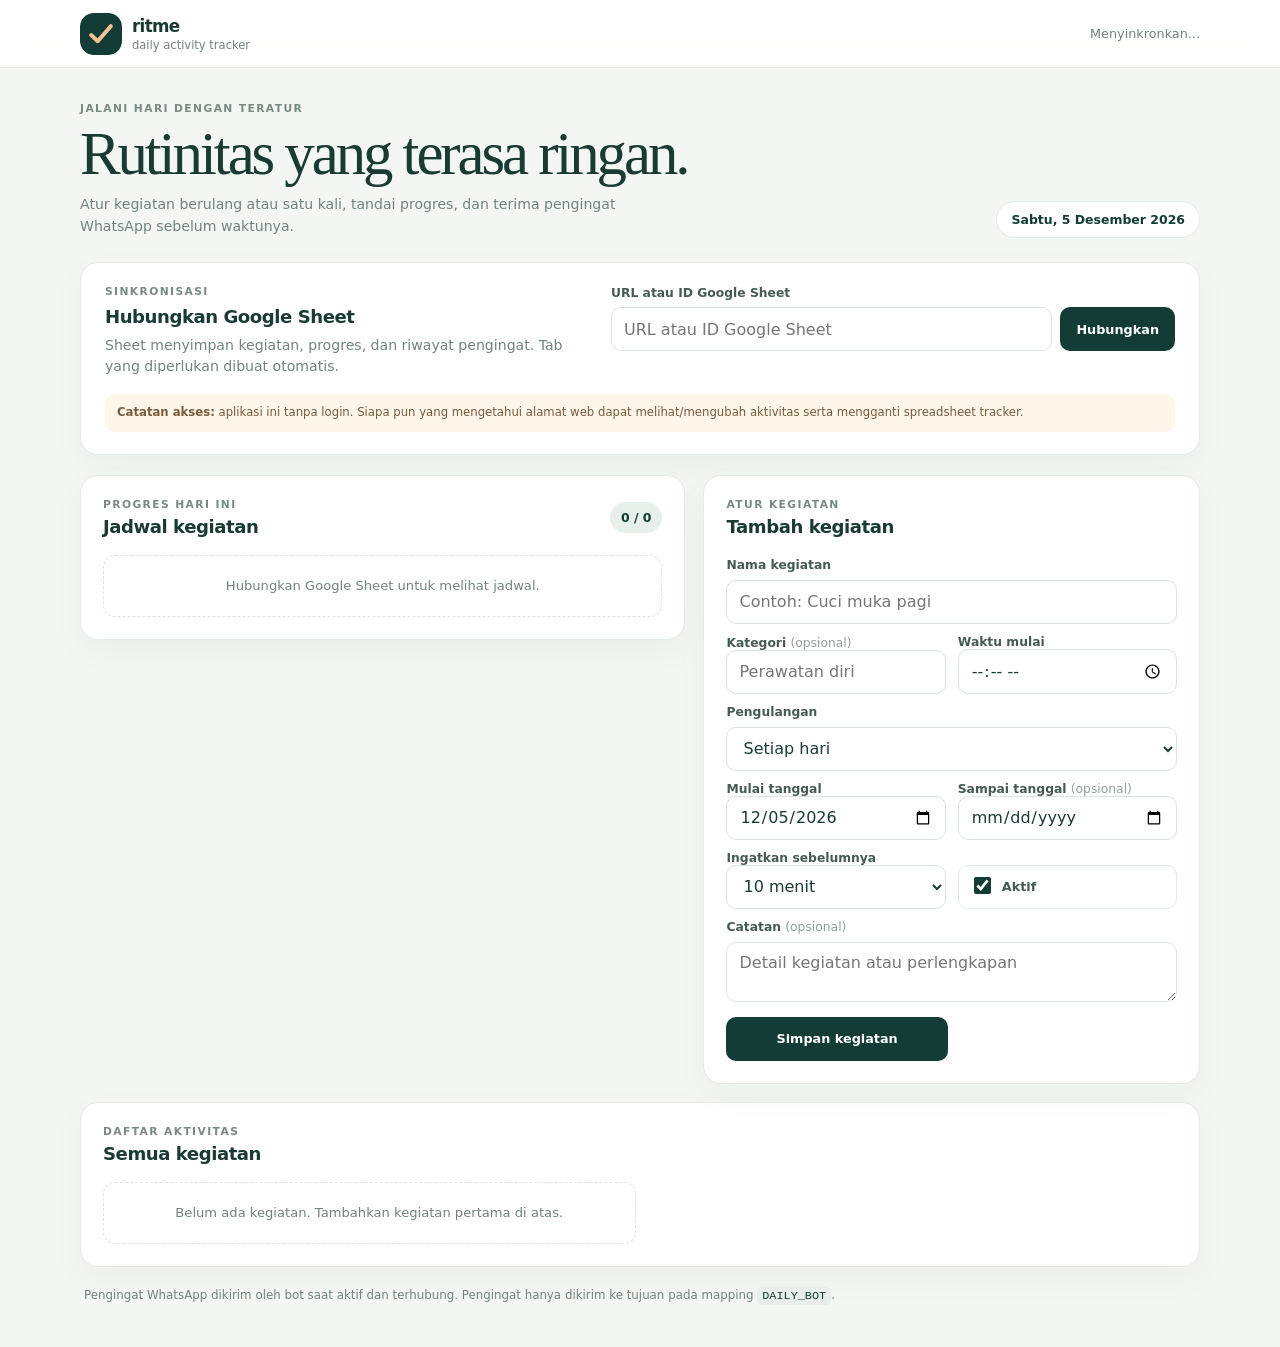
<file: daily_activity/index.html>
<!doctype html>
<html lang="id">
  <head>
    <meta charset="utf-8">
    <meta name="viewport" content="width=device-width, initial-scale=1">
    <meta name="theme-color" content="#123c35">
    <meta name="description" content="Atur rutinitas dan pengingat kegiatan harian melalui WhatsApp.">
    <meta name="referrer" content="no-referrer">
    <title>Ritme | Daily Activity</title>
    <link rel="manifest" href="./manifest.webmanifest">
    <link rel="icon" href="./icon.svg" type="image/svg+xml">
    <link rel="stylesheet" href="./styles.css?v=1">
  </head>
  <body>
    <header class="topbar">
      <a class="brand" href="./" aria-label="Ritme, beranda">
        <img src="./icon.svg" alt="" width="42" height="42">
        <span><strong>ritme</strong><small>daily activity tracker</small></span>
      </a>
      <span id="sync-label" class="sync-label">Belum tersinkron</span>
    </header>

    <main class="shell">
      <section class="intro">
        <div>
          <p class="eyebrow">JALANI HARI DENGAN TERATUR</p>
          <h1>Rutinitas yang terasa ringan.</h1>
          <p class="intro-copy">Atur kegiatan berulang atau satu kali, tandai progres, dan terima pengingat WhatsApp sebelum waktunya.</p>
        </div>
        <div class="date-pill" id="today-label"></div>
      </section>

      <section id="connection-card" class="panel connection-card">
        <div>
          <p class="eyebrow">SINKRONISASI</p>
          <h2>Hubungkan Google Sheet</h2>
          <p class="subtle">Sheet menyimpan kegiatan, progres, dan riwayat pengingat. Tab yang diperlukan dibuat otomatis.</p>
        </div>
        <form id="sheet-form" class="sheet-form">
          <label for="sheet-input">URL atau ID Google Sheet</label>
          <div class="input-row">
            <input id="sheet-input" name="sheet" type="text" inputmode="url" placeholder="URL atau ID Google Sheet" required>
            <button class="button button-dark" type="submit">Hubungkan</button>
          </div>
          <p id="sheet-name" class="sheet-status"></p>
        </form>
        <p class="public-note"><strong>Catatan akses:</strong> aplikasi ini tanpa login. Siapa pun yang mengetahui alamat web dapat melihat/mengubah aktivitas serta mengganti spreadsheet tracker.</p>
      </section>

      <div id="app-message" class="app-message" role="status" aria-live="polite"></div>

      <section class="dashboard-grid">
        <section class="panel today-panel" aria-labelledby="today-title">
          <div class="section-heading">
            <div>
              <p class="eyebrow">PROGRES HARI INI</p>
              <h2 id="today-title">Jadwal kegiatan</h2>
            </div>
            <span id="progress-count" class="progress-count">0 / 0</span>
          </div>
          <div id="today-list" class="activity-list">
            <div class="empty-state">Hubungkan Google Sheet untuk melihat jadwal.</div>
          </div>
        </section>

        <section class="panel form-panel" aria-labelledby="form-title">
          <div class="section-heading">
            <div>
              <p class="eyebrow">ATUR KEGIATAN</p>
              <h2 id="form-title">Tambah kegiatan</h2>
            </div>
          </div>
          <form id="activity-form" class="activity-form">
            <input id="activity-id" type="hidden">
            <label for="title-input">Nama kegiatan</label>
            <input id="title-input" name="title" maxlength="100" placeholder="Contoh: Cuci muka pagi" required>

            <div class="two-columns">
              <div>
                <label for="category-input">Kategori <span class="optional">(opsional)</span></label>
                <input id="category-input" name="category" maxlength="60" placeholder="Perawatan diri">
              </div>
              <div>
                <label for="time-input">Waktu mulai</label>
                <input id="time-input" name="time" type="time" required>
              </div>
            </div>

            <label for="repeat-input">Pengulangan</label>
            <select id="repeat-input" name="recurrence">
              <option value="daily">Setiap hari</option>
              <option value="weekly">Mingguan</option>
              <option value="monthly">Bulanan</option>
              <option value="once">Satu kali</option>
            </select>

            <fieldset id="weekdays-field" class="weekday-field" hidden>
              <legend>Ulangi pada hari</legend>
              <div class="weekday-options">
                <label><input type="checkbox" name="weekday" value="1"> Sen</label>
                <label><input type="checkbox" name="weekday" value="2"> Sel</label>
                <label><input type="checkbox" name="weekday" value="3"> Rab</label>
                <label><input type="checkbox" name="weekday" value="4"> Kam</label>
                <label><input type="checkbox" name="weekday" value="5"> Jum</label>
                <label><input type="checkbox" name="weekday" value="6"> Sab</label>
                <label><input type="checkbox" name="weekday" value="7"> Min</label>
              </div>
            </fieldset>

            <div class="two-columns">
              <div>
                <label for="start-date-input">Mulai tanggal</label>
                <input id="start-date-input" name="startDate" type="date" required>
              </div>
              <div id="end-date-field">
                <label for="end-date-input">Sampai tanggal <span class="optional">(opsional)</span></label>
                <input id="end-date-input" name="endDate" type="date">
              </div>
            </div>

            <div id="monthly-field" class="monthly-field" hidden>
              <label for="day-of-month-input">Tanggal setiap bulan</label>
              <input id="day-of-month-input" name="dayOfMonth" type="number" min="1" max="31">
            </div>

            <div class="two-columns">
              <div>
                <label for="reminder-input">Ingatkan sebelumnya</label>
                <select id="reminder-input" name="reminderMinutes">
                  <option value="10">10 menit</option>
                  <option value="15">15 menit</option>
                </select>
              </div>
              <label class="active-toggle" for="active-input">
                <input id="active-input" name="active" type="checkbox" checked>
                <span>Aktif</span>
              </label>
            </div>

            <label for="notes-input">Catatan <span class="optional">(opsional)</span></label>
            <textarea id="notes-input" name="notes" rows="2" maxlength="500" placeholder="Detail kegiatan atau perlengkapan"></textarea>

            <div class="form-actions">
              <button id="save-button" class="button button-dark button-full" type="submit">Simpan kegiatan</button>
              <button id="cancel-edit" class="button button-light button-full" type="button" hidden>Batal mengubah</button>
            </div>
          </form>
        </section>
      </section>

      <section class="panel all-panel" aria-labelledby="all-title">
        <div class="section-heading">
          <div>
            <p class="eyebrow">DAFTAR AKTIVITAS</p>
            <h2 id="all-title">Semua kegiatan</h2>
          </div>
          <span id="activity-count" class="subtle"></span>
        </div>
        <div id="all-list" class="activity-list all-list">
          <div class="empty-state">Belum ada kegiatan. Tambahkan kegiatan pertama di atas.</div>
        </div>
      </section>

      <footer class="footer-note">
        Pengingat WhatsApp dikirim oleh bot saat aktif dan terhubung. Pengingat hanya dikirim ke tujuan pada mapping <code>DAILY_BOT</code>.
      </footer>
    </main>
    <script src="./config.js?v=1"></script>
    <script src="./app.js?v=5" defer></script>
  </body>
</html>
</file>
<file: daily_activity/styles.css>
:root {
  color-scheme: light;
  --ink: #193b34;
  --muted: #71837d;
  --line: #e3ebe7;
  --paper: #fff;
  --page: #f3f6f2;
  --green: #123c35;
  --green-light: #e8f0eb;
  --orange: #e5a56c;
  --danger: #a63e3e;
  font-family: Inter, ui-sans-serif, system-ui, -apple-system, BlinkMacSystemFont, "Segoe UI", sans-serif;
}

* { box-sizing: border-box; }
body { min-width: 320px; margin: 0; background: var(--page); color: var(--ink); }
button, input, select, textarea { min-width: 0; font: inherit; }
button { cursor: pointer; }
[hidden] { display: none !important; }

.topbar {
  position: sticky;
  z-index: 2;
  top: 0;
  display: flex;
  min-height: 68px;
  align-items: center;
  justify-content: space-between;
  padding: 10px max(20px, calc((100vw - 1120px) / 2));
  border-bottom: 1px solid rgba(227, 235, 231, .9);
  background: rgba(255, 255, 255, .92);
  backdrop-filter: blur(14px);
}
.brand { display: inline-flex; align-items: center; gap: 10px; color: inherit; text-decoration: none; }
.brand img { border-radius: 14px; }
.brand strong, .brand small { display: block; }
.brand strong { font-size: 1.05rem; letter-spacing: -.04em; }
.brand small { margin-top: 2px; color: var(--muted); font-size: .72rem; }
.sync-label { color: var(--muted); font-size: .8rem; }
.shell { width: min(1120px, calc(100% - 32px)); margin: 0 auto; padding: 34px 0 42px; }
.intro { display: flex; align-items: end; justify-content: space-between; gap: 20px; margin-bottom: 24px; }
.eyebrow { margin: 0 0 8px; color: #788b81; font-size: .67rem; font-weight: 800; letter-spacing: .13em; }
h1, h2, p { margin-top: 0; }
h1 { max-width: 620px; margin-bottom: 9px; font-family: Georgia, "Times New Roman", serif; font-size: clamp(2.1rem, 6vw, 3.8rem); font-weight: 500; letter-spacing: -.05em; line-height: 1.02; }
h2 { margin-bottom: 0; font-size: 1.13rem; letter-spacing: -.025em; }
.intro-copy, .subtle { color: var(--muted); font-size: .88rem; line-height: 1.55; }
.intro-copy { max-width: 590px; margin-bottom: 0; }
.date-pill { flex: 0 0 auto; padding: 10px 14px; border: 1px solid var(--line); border-radius: 999px; background: var(--paper); color: var(--green); font-size: .78rem; font-weight: 700; }
.panel { border: 1px solid var(--line); border-radius: 18px; background: var(--paper); box-shadow: 0 12px 35px rgba(27, 55, 45, .035); }
.connection-card { display: grid; grid-template-columns: 1fr 1.2fr; gap: 16px 36px; align-items: center; padding: 22px 24px; margin-bottom: 20px; }
.connection-card .subtle { margin: 8px 0 0; }
label { display: block; margin-bottom: 7px; color: #435b53; font-size: .77rem; font-weight: 700; }
input, select, textarea { width: 100%; min-height: 44px; padding: 10px 12px; border: 1px solid #dce5df; border-radius: 10px; outline: none; background: #fff; color: var(--ink); }
textarea { resize: vertical; }
input:focus, select:focus, textarea:focus { border-color: #63877a; box-shadow: 0 0 0 3px rgba(81, 127, 108, .14); }
button:focus-visible, a:focus-visible { outline: 3px solid rgba(229, 165, 108, .75); outline-offset: 3px; }
.input-row { display: flex; gap: 8px; }
.input-row input { flex: 1; }
.button { display: inline-flex; min-height: 44px; align-items: center; justify-content: center; padding: 10px 16px; border: 0; border-radius: 10px; font-size: .8rem; font-weight: 750; transition: transform .15s, background .15s; }
.button:hover { transform: translateY(-1px); }
.button-dark { background: var(--green); color: #fff; }
.button-dark:hover { background: #205b4f; }
.button-light { border: 1px solid var(--line); background: #fff; color: var(--ink); }
.button-full { width: 100%; }
.sheet-status { min-height: 18px; margin: 7px 0 0; color: #557267; font-size: .75rem; }
.public-note { grid-column: 1 / -1; margin: 0; padding: 10px 12px; border-radius: 10px; background: #fff6ea; color: #795b3e; font-size: .73rem; line-height: 1.5; }
.app-message { min-height: 0; margin: 0; }
.app-message:not(:empty) { margin: 14px 0; padding: 11px 14px; border-radius: 10px; background: var(--green-light); color: var(--green); font-size: .82rem; }
.app-message.is-error { background: #fff0ef; color: var(--danger); }
.dashboard-grid { display: grid; grid-template-columns: minmax(0, 1fr) minmax(320px, .82fr); align-items: start; gap: 18px; }
.today-panel, .form-panel, .all-panel { padding: 22px; }
.section-heading { display: flex; align-items: center; justify-content: space-between; gap: 12px; margin-bottom: 18px; }
.section-heading .eyebrow { margin-bottom: 5px; }
.progress-count { padding: 8px 11px; border-radius: 999px; background: var(--green-light); color: var(--green); font-size: .78rem; font-weight: 800; }
.activity-list { display: grid; gap: 9px; }
.activity-card { display: grid; grid-template-columns: auto 1fr auto; align-items: center; gap: 11px; padding: 13px; border: 1px solid var(--line); border-radius: 13px; }
.activity-card.is-completed { background: #f8faf8; }
.activity-check { width: 21px; height: 21px; min-height: 21px; accent-color: var(--green); }
.activity-main { min-width: 0; }
.activity-title { overflow-wrap: anywhere; margin: 0 0 4px; font-size: .9rem; font-weight: 750; }
.is-completed .activity-title { color: #829089; text-decoration: line-through; }
.activity-meta { display: flex; flex-wrap: wrap; gap: 6px; color: var(--muted); font-size: .72rem; }
.time-tag { color: var(--green); font-variant-numeric: tabular-nums; font-weight: 800; }
.category-tag { padding: 2px 7px; border-radius: 999px; background: #f3f2ea; color: #776d4f; }
.activity-actions { display: flex; align-items: center; gap: 5px; }
.icon-button { min-width: 34px; min-height: 34px; padding: 5px 8px; border: 1px solid transparent; border-radius: 8px; background: transparent; color: #5a7168; font-size: .74rem; font-weight: 700; }
.icon-button:hover { border-color: var(--line); background: #f6f8f6; }
.icon-button.danger { color: var(--danger); }
.empty-state { padding: 20px 14px; border: 1px dashed #dce5df; border-radius: 12px; color: var(--muted); font-size: .82rem; line-height: 1.55; text-align: center; }
.activity-form { display: grid; gap: 8px; }
.activity-form label { margin: 3px 0 0; }
.activity-form input, .activity-form select, .activity-form textarea { margin-top: 0; }
.two-columns { display: grid; grid-template-columns: 1fr 1fr; gap: 12px; align-items: end; }
.optional { color: #91a099; font-weight: 500; }
.weekday-field { margin: 2px 0 5px; padding: 11px; border: 1px solid var(--line); border-radius: 10px; }
.weekday-field legend { padding: 0 5px; color: #435b53; font-size: .75rem; font-weight: 700; }
.weekday-options { display: flex; flex-wrap: wrap; gap: 7px; }
.weekday-options label { display: inline-flex; min-height: 34px; align-items: center; gap: 5px; padding: 0 8px; border: 1px solid var(--line); border-radius: 8px; font-size: .72rem; }
.weekday-options input { width: 15px; min-height: 15px; height: 15px; accent-color: var(--green); }
.active-toggle { display: flex; min-height: 44px; align-items: center; gap: 8px; padding: 8px 11px; border: 1px solid var(--line); border-radius: 10px; }
.active-toggle input { width: 17px; min-height: 17px; height: 17px; accent-color: var(--green); }
.active-toggle span { font-size: .8rem; }
.form-actions { display: grid; grid-template-columns: 1fr 1fr; gap: 8px; margin-top: 7px; }
.all-panel { margin-top: 18px; }
.all-list { grid-template-columns: repeat(2, minmax(0, 1fr)); }
.all-list .activity-card { grid-template-columns: 1fr auto; }
.all-list .activity-main { grid-column: 1; }
.all-list .activity-actions { grid-column: 2; grid-row: 1; }
.inactive-card { opacity: .58; }
.footer-note { padding: 19px 4px 0; color: var(--muted); font-size: .74rem; line-height: 1.6; }
.footer-note code { padding: 2px 5px; border-radius: 5px; background: #e8eee9; color: var(--green); }

@media (max-width: 760px) {
  .shell { padding-top: 25px; }
  .intro { align-items: start; flex-direction: column; gap: 13px; }
  .connection-card { grid-template-columns: 1fr; gap: 14px; padding: 18px; }
  .dashboard-grid { grid-template-columns: 1fr; }
  .today-panel, .form-panel, .all-panel { padding: 18px; }
  .all-list { grid-template-columns: 1fr; }
}
@media (max-width: 430px) {
  .topbar { min-height: 62px; padding-inline: 16px; }
  .shell { width: min(100% - 24px, 1120px); }
  .sync-label { max-width: 100px; overflow: hidden; text-align: right; text-overflow: ellipsis; white-space: nowrap; }
  .input-row { flex-direction: column; }
  .two-columns { grid-template-columns: 1fr 1fr; gap: 8px; }
  .two-columns label { font-size: .71rem; }
  .activity-card { gap: 8px; padding: 11px; }
  .icon-button { min-width: 31px; min-height: 31px; padding-inline: 5px; }
}
</file>
